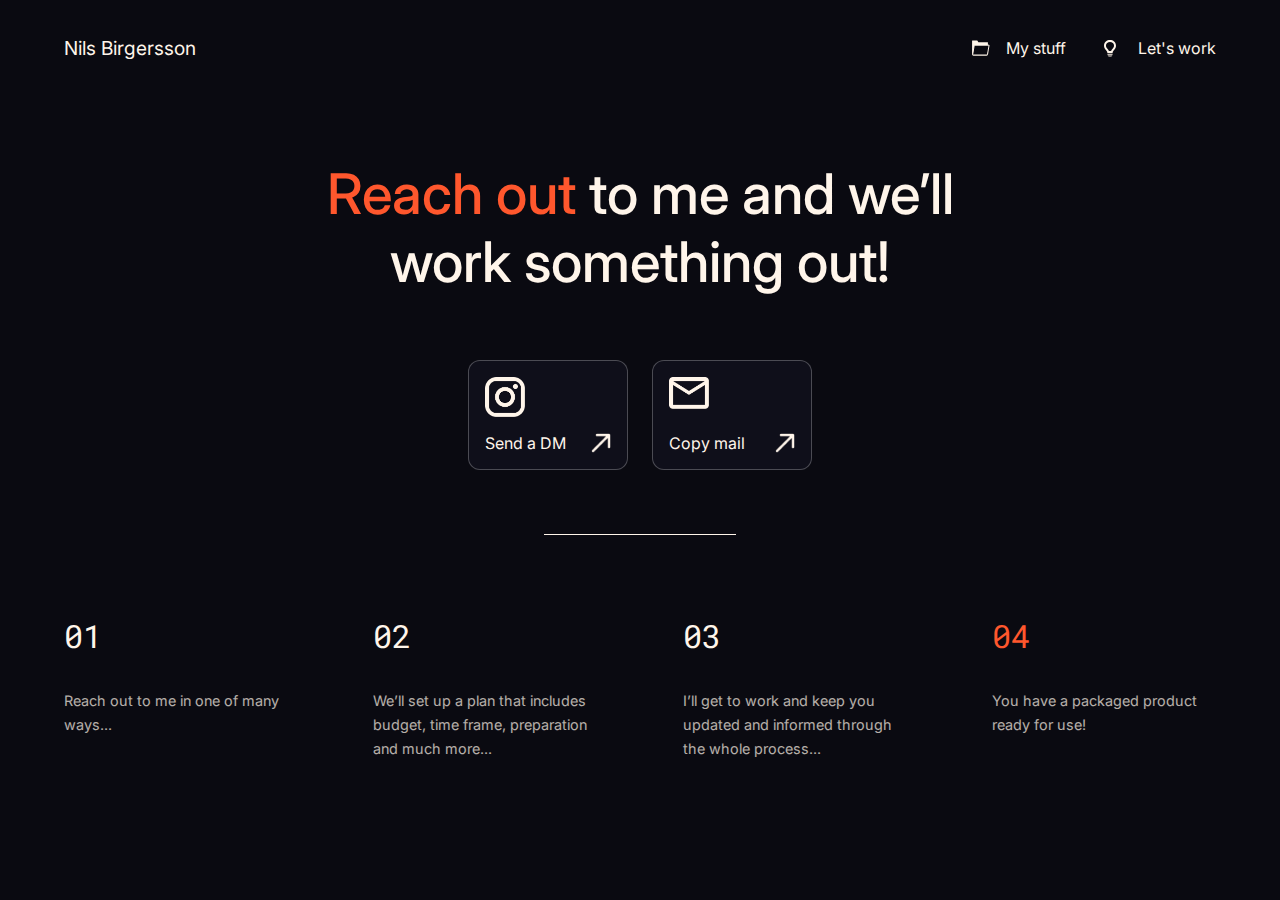
<file: contact.html>
<!DOCTYPE html>
<html lang="en">

<head>
    <meta charset="UTF-8">
    <meta name="viewport" content="width=device-width, initial-scale=1.0">
    <title>Nils Birgersson</title>
    <link rel="stylesheet" href="style/main.css">
    <link rel="stylesheet" href="style/contact.css">
</head>

<body>
    <div class="test">
        <header>
            <a href="index.html" class="logo">Nils Birgersson</a>

            <div class="hamburger">
                <span class="bar"></span>
                <span class="bar"></span>
                <span class="bar"></span>
            </div>

            <nav>
                <a href="index.html" class="home">
                    <svg width="48" height="48" viewBox="0 0 48 48" fill="none" xmlns="http://www.w3.org/2000/svg">
                        <path d="M12 38H18V26H30V38H36V20L24 11L12 20V38ZM8 42V18L24 6L40 18V42H26V30H22V42H8Z"
                            fill="white" />
                    </svg>
                    <p>Home</p>
                </a>
                <a href="index.html#projects-section" class="projects">
                    <svg width="20" height="20" viewBox="0 0 20 20" fill="none" xmlns="http://www.w3.org/2000/svg">
                        <path
                            d="M7.08301 2.5C7.22215 2.5 7.35218 2.56975 7.42969 2.68555L8.41797 4.16699H17.5C17.7299 4.16699 17.9168 4.35274 17.917 4.58301V16.25C17.917 16.9391 17.356 17.4998 16.667 17.5H3.33301C2.64399 17.4998 2.08301 16.9391 2.08301 16.25V2.91699C2.08301 2.68658 2.27 2.5 2.5 2.5H7.08301Z"
                            fill="#FFF5EA" />
                        <path
                            d="M19.0691 7.16699L17.5926 16.0254C17.4986 16.5907 17.0153 16.9998 16.4412 17H3.48418C3.2634 17 3.05396 16.9032 2.91093 16.7344C2.76805 16.5654 2.70767 16.3442 2.74394 16.127V16.126L4.23808 7.16699H19.0691Z"
                            fill="#0A0A11" stroke="#FFF5EA" />
                    </svg>
                    <p>My stuff</p>
                </a>
                <a href="contact.html" class="contact">
                    <svg width="24" height="24" viewBox="0 0 24 24" fill="none" xmlns="http://www.w3.org/2000/svg">
                        <g id="idea">
                            <circle cx="12" cy="10.5" r="5" fill="#FFF5EA" opacity="0"></circle>
                            <g id="bulb">
                                <path
                                    d="M14.3691 19.5176C14.1657 20.036 13.5955 20.4004 12.9365 20.4004H11.0635C10.4044 20.4004 9.83446 20.036 9.63086 19.5176H14.3691Z"
                                    fill="#FFF5EA"></path>
                                <path d="M14.5244 18.6582H9.47559L9.34961 17.7998H14.6504L14.5244 18.6582Z"
                                    fill="#FFF5EA"></path>
                                <path fill-rule="evenodd" clip-rule="evenodd"
                                    d="M6 9.73828C6.00032 2.09371 17.9997 2.08077 18 9.73828C18 13.611 14.6396 14.0954 14.6396 17H9.36035C9.36035 14.0954 6 13.611 6 9.73828ZM12.001 6C10.9039 6.00061 9.88345 6.35416 9.1709 6.95996C8.5015 7.52918 8.00008 8.40233 8 9.73828C8 10.9409 8.44787 11.566 9.19043 12.4219C9.66778 12.9721 10.4873 13.801 10.9707 15H13.0293C13.5127 13.801 14.3322 12.9721 14.8096 12.4219C15.5521 11.566 16 10.9409 16 9.73828C15.9999 8.39831 15.4982 7.5251 14.8301 6.95703C14.1184 6.35214 13.0982 5.99941 12.001 6Z"
                                    fill="#FFF5EA"></path>
                            </g>
                            <line id="r1" x1="17.183" y1="5.82" x2="18.9151" y2="4.82" stroke="#FFF5EA"
                                stroke-linecap="round" opacity="0"></line>
                            <line id="r2" x1="18.5" y1="9.5" x2="20.5" y2="9.5" stroke="#FFF5EA" stroke-linecap="round"
                                opacity="0"></line>
                            <line id="r3" x1="17.683" y1="12.82" x2="19.4151" y2="13.82" stroke="#FFF5EA"
                                stroke-linecap="round" opacity="0"></line>
                            <line id="l1" x1="6.82" y1="5.82" x2="5.08" y2="4.82" stroke="#FFF5EA"
                                stroke-linecap="round" opacity="0"></line>
                            <line id="l2" x1="5.5" y1="9.5" x2="3.5" y2="9.5" stroke="#FFF5EA" stroke-linecap="round"
                                opacity="0"></line>
                            <line id="l3" x1="6.32" y1="12.82" x2="4.58" y2="13.82" stroke="#FFF5EA"
                                stroke-linecap="round" opacity="0"></line>
                        </g>
                    </svg>
                    <p>Let's work</p>
                </a>
            </nav>
        </header>
    </div>
    <div class="main">
        <h1><span class="orange">Reach out</span> to me and we’ll work something out!</h1>
        <div class="contact-forms">
            <a href="https://www.instagram.com/nils_birgersson/" target="_blank">
                <div class="contact-form">
                    <img src="images/icons/instagram.png" alt="instagram logo">
                    <div class="contact-form-text">
                        <p>Send a DM</p>
                        <img src="images/icons/right-up.png" alt="arrow pointing up to the right">
                    </div>
                </div>
            </a>
            <div class="contact-form" onclick="copyMail()">
                <img src="images/icons/mail.png" alt="mail icon">
                <div class="contact-form-text">
                    <p>Copy mail</p>
                    <img src="images/icons/right-up.png" alt="arrow pointing up to the right">
                </div>
            </div>
        </div>
        <div class="secondary-line"></div>
    </div>
    <footer>
        <div class="footer-item">
            <h3>01</h3>
            <p>Reach out to me in one of many ways...</p>
        </div>
        <div class="footer-item">
            <h3>02</h3>
            <p>We’ll set up a plan that includes budget, time frame, preparation and much more...</p>
        </div>
        <div class="footer-item">
            <h3>03</h3>
            <p>I’ll get to work and keep you updated and informed through the whole process...</p>
        </div>
        <div class="footer-item">
            <h3 class="orange">04</h3>
            <p>You have a packaged product ready for use!</p>
        </div>
    </footer>
    <script>
        window.history.scrollRestoration = "manual";
        window.scrollTo(0, 0);

        window.history.scrollRestoration = "manual";
        window.scrollTo(0, 0);
        window.history.scrollRestoration = "manual";
        window.scrollTo(0, 0);

        const hamburger = document.querySelector(".hamburger");
        const nav = document.querySelector("nav");
        const navLinks = document.querySelectorAll("nav a");

        hamburger.addEventListener("click", () => {
            hamburger.classList.toggle("active");
            nav.classList.toggle("active");

            if (nav.classList.contains("active")) {
                document.body.style.overflow = "hidden";
            } else {
                document.body.style.overflow = "auto";
            }
        });

        navLinks.forEach(link => {
            link.addEventListener("click", () => {
                hamburger.classList.remove("active");
                nav.classList.remove("active");
                document.body.style.overflow = "auto";
            });
        });

        function copyMail() {
            navigator.clipboard.writeText("nils.i.birgersson@gmail.com");
        }
    </script>
</body>

</html>
</file>
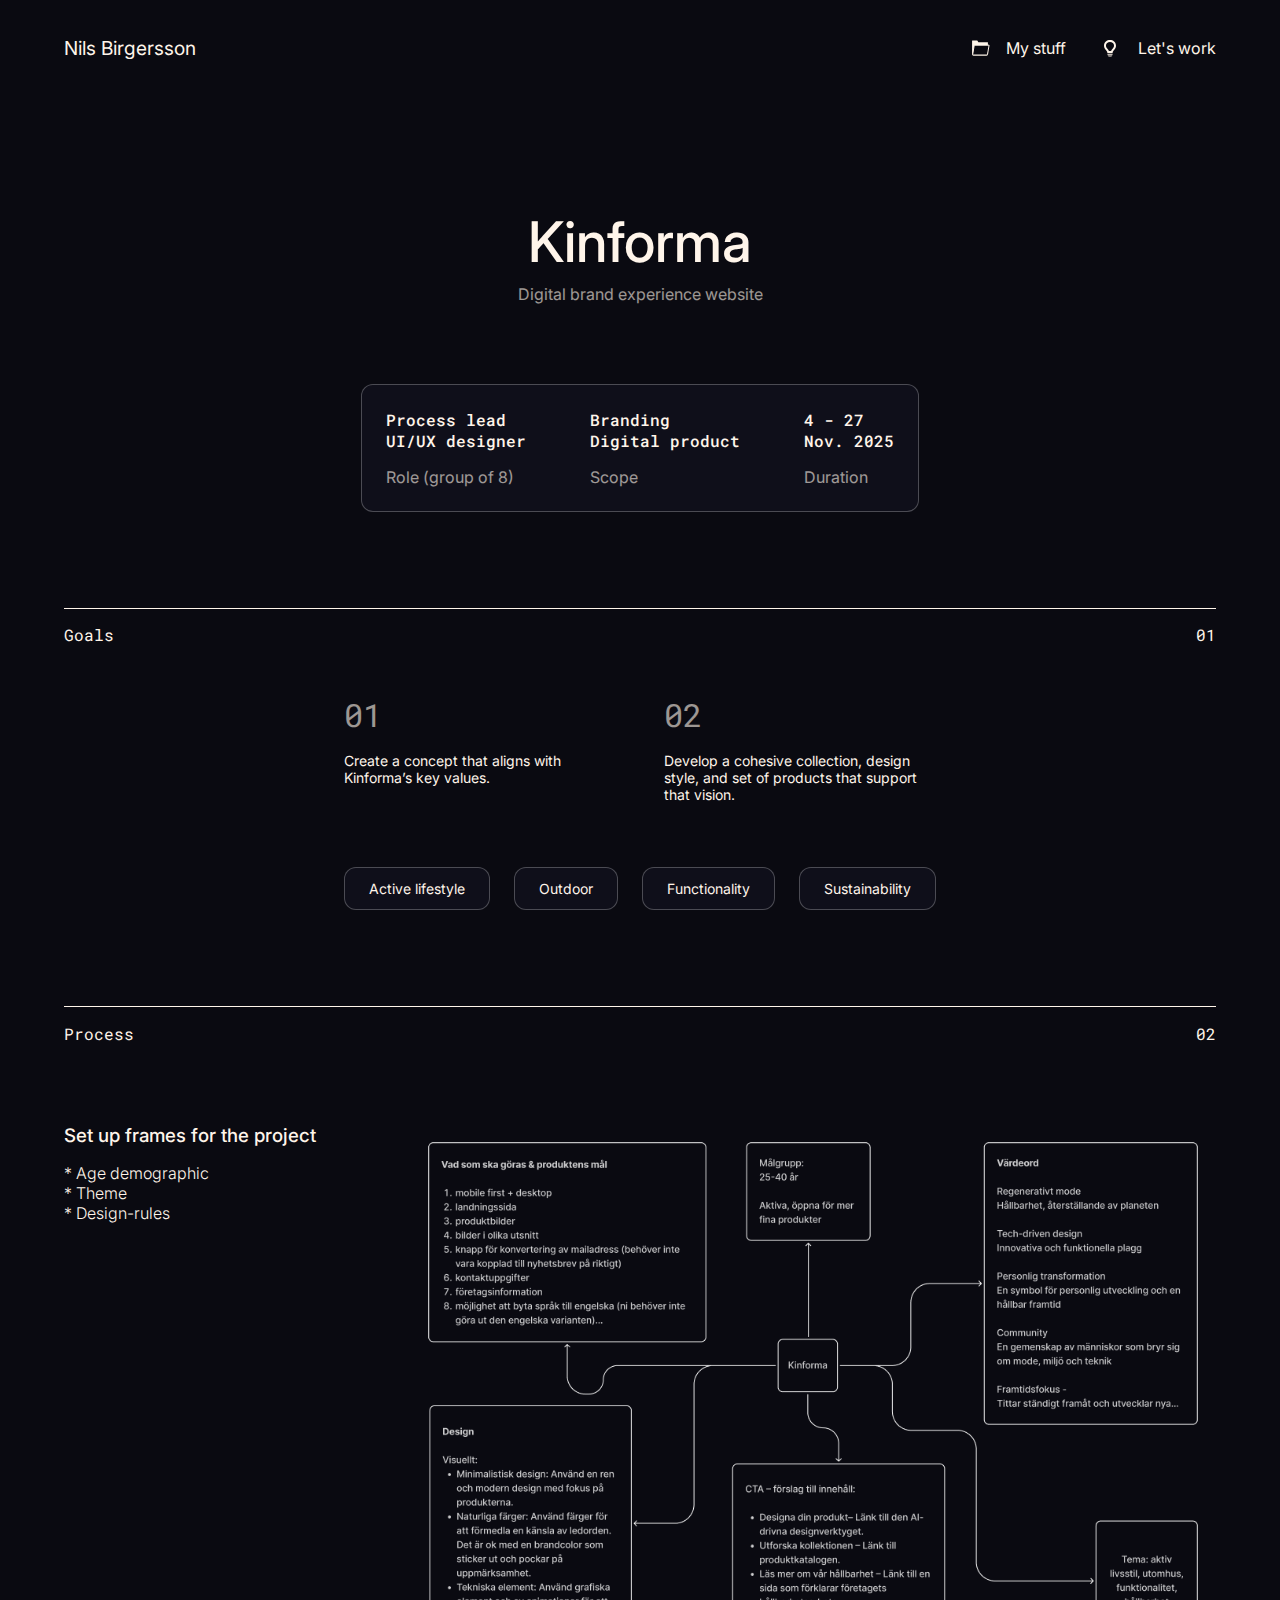
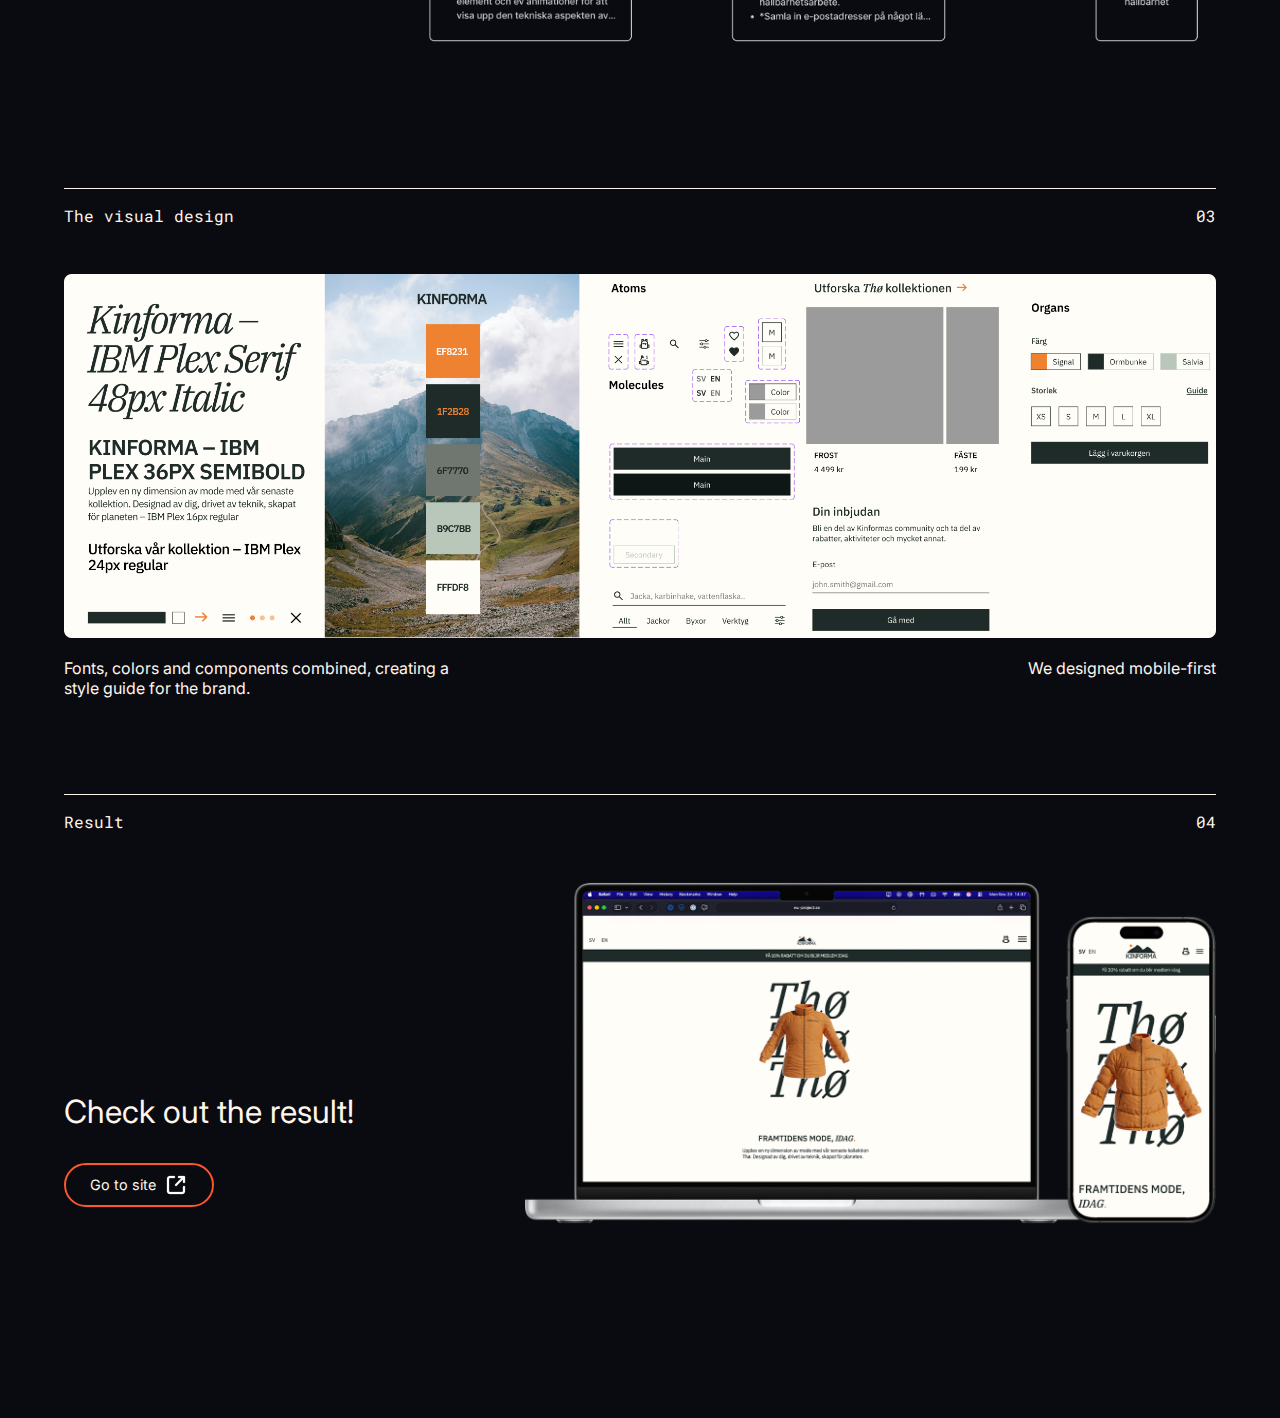
<file: project-one.html>
<!DOCTYPE html>
<html lang="en">

<head>
    <meta charset="UTF-8">
    <meta name="viewport" content="width=device-width, initial-scale=1.0">
    <title>Nils Birgersson | Kinforma</title>
    <link rel="stylesheet" href="style/main.css">
    <link rel="stylesheet" href="style/project.css">
</head>

<body>
    <header>
        <a href="index.html" class="logo">Nils Birgersson</a>

        <div class="hamburger">
            <span class="bar"></span>
            <span class="bar"></span>
            <span class="bar"></span>
        </div>

        <nav>
            <a href="index.html" class="home">
                <svg width="48" height="48" viewBox="0 0 48 48" fill="none" xmlns="http://www.w3.org/2000/svg">
                    <path d="M12 38H18V26H30V38H36V20L24 11L12 20V38ZM8 42V18L24 6L40 18V42H26V30H22V42H8Z"
                        fill="white" />
                </svg>
                <p>Home</p>
            </a>
            <a href="index.html#projects-section" class="projects">
                <svg width="20" height="20" viewBox="0 0 20 20" fill="none" xmlns="http://www.w3.org/2000/svg">
                    <path
                        d="M7.08301 2.5C7.22215 2.5 7.35218 2.56975 7.42969 2.68555L8.41797 4.16699H17.5C17.7299 4.16699 17.9168 4.35274 17.917 4.58301V16.25C17.917 16.9391 17.356 17.4998 16.667 17.5H3.33301C2.64399 17.4998 2.08301 16.9391 2.08301 16.25V2.91699C2.08301 2.68658 2.27 2.5 2.5 2.5H7.08301Z"
                        fill="#FFF5EA" />
                    <path
                        d="M19.0691 7.16699L17.5926 16.0254C17.4986 16.5907 17.0153 16.9998 16.4412 17H3.48418C3.2634 17 3.05396 16.9032 2.91093 16.7344C2.76805 16.5654 2.70767 16.3442 2.74394 16.127V16.126L4.23808 7.16699H19.0691Z"
                        fill="#0A0A11" stroke="#FFF5EA" />
                </svg>
                <p>My stuff</p>
            </a>
            <a href="contact.html" class="contact">
                <svg width="24" height="24" viewBox="0 0 24 24" fill="none" xmlns="http://www.w3.org/2000/svg">
                    <g id="idea">
                        <circle cx="12" cy="10.5" r="5" fill="#FFF5EA" opacity="0"></circle>
                        <g id="bulb">
                            <path
                                d="M14.3691 19.5176C14.1657 20.036 13.5955 20.4004 12.9365 20.4004H11.0635C10.4044 20.4004 9.83446 20.036 9.63086 19.5176H14.3691Z"
                                fill="#FFF5EA"></path>
                            <path d="M14.5244 18.6582H9.47559L9.34961 17.7998H14.6504L14.5244 18.6582Z" fill="#FFF5EA">
                            </path>
                            <path fill-rule="evenodd" clip-rule="evenodd"
                                d="M6 9.73828C6.00032 2.09371 17.9997 2.08077 18 9.73828C18 13.611 14.6396 14.0954 14.6396 17H9.36035C9.36035 14.0954 6 13.611 6 9.73828ZM12.001 6C10.9039 6.00061 9.88345 6.35416 9.1709 6.95996C8.5015 7.52918 8.00008 8.40233 8 9.73828C8 10.9409 8.44787 11.566 9.19043 12.4219C9.66778 12.9721 10.4873 13.801 10.9707 15H13.0293C13.5127 13.801 14.3322 12.9721 14.8096 12.4219C15.5521 11.566 16 10.9409 16 9.73828C15.9999 8.39831 15.4982 7.5251 14.8301 6.95703C14.1184 6.35214 13.0982 5.99941 12.001 6Z"
                                fill="#FFF5EA"></path>
                        </g>
                        <line id="r1" x1="17.183" y1="5.82" x2="18.9151" y2="4.82" stroke="#FFF5EA"
                            stroke-linecap="round" opacity="0"></line>
                        <line id="r2" x1="18.5" y1="9.5" x2="20.5" y2="9.5" stroke="#FFF5EA" stroke-linecap="round"
                            opacity="0"></line>
                        <line id="r3" x1="17.683" y1="12.82" x2="19.4151" y2="13.82" stroke="#FFF5EA"
                            stroke-linecap="round" opacity="0"></line>
                        <line id="l1" x1="6.82" y1="5.82" x2="5.08" y2="4.82" stroke="#FFF5EA" stroke-linecap="round"
                            opacity="0"></line>
                        <line id="l2" x1="5.5" y1="9.5" x2="3.5" y2="9.5" stroke="#FFF5EA" stroke-linecap="round"
                            opacity="0"></line>
                        <line id="l3" x1="6.32" y1="12.82" x2="4.58" y2="13.82" stroke="#FFF5EA" stroke-linecap="round"
                            opacity="0"></line>
                    </g>
                </svg>
                <p>Let's work</p>
            </a>
        </nav>
    </header>
    <div class="main">
        <div class="project-title">
            <h1>Kinforma</h1>
            <p>Digital brand experience website</p>
        </div>
        <div class="project-page-stats">
            <div>
                <h3>Process lead<br />UI/UX designer</h3>
                <p>Role (group of 8)</p>
            </div>
            <div>
                <h3>Branding<br />Digital product</h3>
                <p>Scope</p>
            </div>
            <div>
                <h3>4 - 27<br />Nov. 2025</h3>
                <p>Duration</p>
            </div>
        </div>
        <div class="divider">
            <div class="line"></div>
            <div>
                <p>Goals</p>
                <p>01</p>
            </div>
        </div>
        <div class="goals">
            <div>
                <div>
                    <h3>01</h3>
                    <p>Create a concept that aligns with Kinforma’s key values.</p>
                </div>
                <div>
                    <h3>02</h3>
                    <p>Develop a cohesive collection, design style, and set of products that support that vision.</p>
                </div>
            </div>
            <div>
                <div>Active lifestyle</div>
                <div>Outdoor</div>
                <div>Functionality</div>
                <div>Sustainability</div>
            </div>
        </div>
        <div class="divider">
            <div class="line"></div>
            <div>
                <p>Process</p>
                <p>02</p>
            </div>
        </div>
        <div class="process">
            <div class="process-text">
                <h3 style="font-weight: 500; margin-bottom: 1rem;">Set up frames for the project</h3>
                <p style="font-weight: 300;">* Age demographic<br />* Theme<br />* Design-rules</p>
            </div>
            <img src="images/mindmap.png" alt="project mindmap">
        </div>
        <div class="divider">
            <div class="line"></div>
            <div>
                <p>The visual design</p>
                <p>03</p>
            </div>
        </div>
        <div class="visual_design">
            <img src="images/visual-design.png" alt="Visual design">
            <div class="visual-description">
                <p>Fonts, colors and components combined, creating a<br />style guide for the brand.</p>
                <p>We designed mobile-first</p>
            </div>
        </div>
        <div class="divider">
            <div class="line"></div>
            <div>
                <p>Result</p>
                <p>04</p>
            </div>
        </div>
        <div class="result">
            <div class="result-cta">
                <p>Check out the result!</p>
                <a href="https://wu-project.se/kinforma/" target="_blank"><button class="secondary-button"
                        style="margin-top: 2rem;">Go to site <img src="images/icons/open.png"
                            alt="open link icon"></button></a>
            </div>
            <img class="show" src="images/show.png" alt="Mockup of the end result">
        </div>
    </div>
    <script>
        window.history.scrollRestoration = "manual";
        window.scrollTo(0, 0);

        window.history.scrollRestoration = "manual";
        window.scrollTo(0, 0);
        window.history.scrollRestoration = "manual";
        window.scrollTo(0, 0);

        const hamburger = document.querySelector(".hamburger");
        const nav = document.querySelector("nav");
        const navLinks = document.querySelectorAll("nav a");

        hamburger.addEventListener("click", () => {
            hamburger.classList.toggle("active");
            nav.classList.toggle("active");

            if (nav.classList.contains("active")) {
                document.body.style.overflow = "hidden";
            } else {
                document.body.style.overflow = "auto";
            }
        });

        navLinks.forEach(link => {
            link.addEventListener("click", () => {
                hamburger.classList.remove("active");
                nav.classList.remove("active");
                document.body.style.overflow = "auto";
            });
        });
    </script>
</body>

</html>
</file>
<file: style/main.css>
* {
    box-sizing: border-box;
    margin: 0;
    padding: 0;
}

html {
    scroll-behavior: smooth;
}

@font-face {
    font-family: 'Inter';
    src: url('../misc/inter/Inter-VariableFont_opsz,wght.ttf') format('truetype');
    font-weight: 100 900;
    font-style: normal;
}

@font-face {
    font-family: 'Inter';
    src: url('../misc/inter/Inter-Italic-VariableFont_opsz,wght.ttf') format('truetype');
    font-weight: 100 900;
    font-style: italic;
}

@font-face {
    font-family: 'Roboto';
    src: url('../misc/Roboto_Mono/RobotoMono-VariableFont_wght.ttf') format('truetype');
    font-weight: 100 900;
    font-style: normal;
}

::selection {
    background: #E55531;
    color: #0A0A11;
}

body {
    background-color: #0A0A11;
    color: #FFF5EA;
    font-family: "inter", sans-serif;
}

header {
    display: flex;
    height: 6rem;
    align-items: center;
    justify-content: space-between;
    background: linear-gradient(#0A0A11 0%, rgba(10, 10, 17, 0.20) 80%);
    padding: 0 5%;
}

.logo {
    font-size: 1.2rem;
    color: #FFF5EA;
    text-decoration: none;
    font-weight: 400;
}

nav {
    display: flex;
    align-items: center;
    gap: 2rem;
}

nav>a {
    display: flex;
    align-items: center;
    gap: 1rem;
    text-decoration: none;
    color: #FFF5EA;
}

.main {
    width: 90%;
    margin: auto;
    display: flex;
    flex-direction: column;
}

.home {
    display: none;
}

a {
    text-decoration: none;
    color: #FFF5EA;
}

h1 {
    margin-top: 7rem;
    font-size: 3.5rem;
    font-weight: 500;
}

.orange {
    color: #FF572D;
}

.illustration-stats {
    display: flex;
    flex-direction: row-reverse;
    flex-wrap: wrap;
    justify-content: space-between;
    gap: 3rem;
    align-items: flex-end;
    margin-top: 8rem;
}

.stats-card {
    background-color: #0F0F1A;
    display: flex;
    padding: 1.25rem 1rem;
    align-items: center;
    gap: 1.5rem;
    border-radius: 0.75rem;
    border: 1px solid rgba(255, 255, 255, 0.25);
    height: 100%;
    min-width: 300px;
}

.stats-card h3 {
    font-family: "Roboto";
    font-size: 2rem;
    font-weight: 500;
}

.stats-card p {
    opacity: 0.6;
    font-weight: 400;
    font-size: 1rem;
}

.projects-finished,
.years-of-xp {
    display: flex;
    flex-direction: column;
    align-items: start;
    gap: 0.8rem;
}

#projects-section {
    margin-top: 2rem;
    display: flex;
    flex-direction: column;
    gap: 3rem;
}

.silhouette {
    max-width: 40rem;
    transform: translateX(-100px);
    animation: slideInFromLeft 1.0s ease-out forwards;
    animation-delay: 0.5s;
    opacity: 0;
}

.project {
    /* background-color: red; */
    display: flex;
    height: 50rem;
    justify-content: center;
    align-items: center;
    border-radius: 0.75rem;
    border: 1px solid rgba(255, 255, 255, 0.25);
    background: #0F0F1A;
}

.project:hover {
    cursor: pointer;
}

.project-link {
    font-family: 'Roboto';
    font-size: 0.9rem;
    display: inline-flex;
    gap: 2rem;
    margin-top: 0.5rem;
}

.banner {
    width: 100%;
    height: 50rem;
    object-fit: cover;
    display: block;
    border-radius: 0.75rem;
    opacity: 100%;
}

.index-cat {
    display: flex;
    justify-content: center;
    gap: 1.2rem;
    margin-top: 5rem;
}

button {
    display: flex;
    padding: 0.5rem 1.5rem;
    justify-content: center;
    align-items: center;
    gap: 0.25rem;
    border-radius: 2rem;
    font-family: 'inter';
    font-size: 0.9rem;
    transition: 0.3s;
}

button:hover {
    cursor: pointer;
    transform: translateY(-5px);
}

.main-button {
    background: #FF572D;
    box-shadow: 0 0 167.1px 0 rgba(255, 87, 45, 0.50);
    font-weight: 600;
    color: #0A0A11;
    border: 2px solid #FF572D;
    -webkit-box-shadow: 0px 0px 50px 0px rgba(255, 87, 45, 0.3);
    -moz-box-shadow: 0px 0px 50px 0px rgba(255, 87, 45, 0.3);
    box-shadow: 0px 0px 50px 0px rgba(255, 87, 45, 0.3);
}

.secondary-button {
    border: 2px solid #FF572D;
    color: #FFF5EA;
    height: 100%;
    background: transparent;
    gap: 0.5rem;
}

footer {
    width: 90%;
    margin: 8rem auto 5rem auto;
    display: flex;
    justify-content: space-between;
}

footer h3 {
    font-family: 'roboto';
    font-size: 2rem;
    font-weight: 400;
}

footer p {
    font-size: 0.9rem;
    opacity: 0.7;
    line-height: 24px;
}

.footer-item {
    display: inline-flex;
    flex-direction: column;
    max-width: 14rem;
    gap: 2rem;
}

.blink-cta {
    display: inline-flex;
    align-items: center;
    gap: 0.1rem;
    color: #FFF5EA;
    text-decoration: none;
    font: 500 1rem;
}

.animate-arrow {
    animation: blink .9s steps(2, start) infinite;
}

.animate-arrow.second-arrow {
    animation-delay: 0.2s;
}

.blink-class {
    margin-left: 0.6rem;
}

@keyframes blink {

    0%,
    49% {
        opacity: 1
    }

    50%,
    100% {
        opacity: .15
    }
}

@keyframes slideInFromLeft {
    0% {
        transform: translateX(-100px);
        opacity: 0;
    }

    100% {
        transform: translateX(0);
        opacity: 1;
    }
}

.blink-cta:hover .animate-arrow {
    animation: none;
    opacity: 1;
}

@media (prefers-reduced-motion: reduce) {
    .blink-cta span {
        animation: none;
    }
}

:root {
    --dark-color: #0A0A11;
    --light-color: #FFF5EA;
}

#r1,
#r2,
#r3,
#l1,
#l2,
#l3 {
    transition: .3s ease-out;
}

.contact:hover #r1 {
    transform: translateX(5%);
    transform: translateY(-10%);
    opacity: 100;
}

.contact:hover #r2 {
    transform: translateX(5%);
    opacity: 100;
}

.contact:hover #r3 {
    transform: translateX(5%);
    transform: translateY(10%);
    opacity: 100;
}

.contact:hover #l1 {
    transform: translateX(-5%);
    transform: translateY(-10%);
    opacity: 100;
}

.contact:hover #l2 {
    transform: translateX(-5%);
    opacity: 100;
}

.contact:hover #l3 {
    transform: translateX(-5%);
    transform: translateY(10%);
    opacity: 100;
}

.contact:hover #idea circle {
    opacity: 100;
}

circle {
    transition: 0.1s;
}

.hamburger {
    display: none;
    cursor: pointer;
    flex-direction: column;
    justify-content: space-between;
    width: 30px;
    height: 21px;
    z-index: 1001;
}

.bar {
    display: block;
    width: 100%;
    height: 3px;
    background-color: #FFF5EA;
    border-radius: 3px;
    transition: all 0.3s ease-in-out;
}

@media only screen and (max-width: 768px) {
    .silhouette {
        height: auto;
        max-width: 100%;
        margin-top: 2rem;
    }

    .illustration-stats {
        flex-direction: column-reverse;
        align-items: center;
        gap: 2rem;
    }

    .stats-card {
        width: 100%;
        justify-content: space-around;
    }
}

@media only screen and (max-width: 768px) {
    .hamburger {
        display: flex;
    }

    .home {
        display: flex;
    }

    nav {
        position: fixed;
        top: 0;
        left: 0;
        width: 100%;
        padding-right: 5%;
        height: 100%;
        background-color: #0A0A11;
        flex-direction: column;
        justify-content: center;
        align-items: flex-end;
        gap: 4rem;
        z-index: 1000;
        transform: translateX(100%);
        transition: transform 0.4s ease-in-out;
    }

    nav.active {
        transform: translateX(0);
    }

    nav>a {
        font-size: 1rem;
        flex-direction: column;
        align-items: flex-end;
        gap: 1.5rem;
    }

    nav>a svg {
        width: 35px;
        height: 35px;
    }

    .contact svg {
        width: 42px;
        height: 42px;
    }

    .hamburger.active .bar:nth-child(2) {
        opacity: 0;
    }

    .hamburger.active .bar:nth-child(1) {
        transform: translateY(9px) rotate(45deg);
    }

    .hamburger.active .bar:nth-child(3) {
        transform: translateY(-9px) rotate(-45deg);
    }

    header {
        padding: 0 1.5rem;
    }

    h1 {
        font-size: 2.5rem;
        margin-top: 5rem;
    }

    .project {
        height: auto;
        width: 100%;
        aspect-ratio: 4 / 5;
        max-height: 60vh;
    }

    .banner {
        height: 100%;
        width: 100%;
    }

    .project-link {
        flex-direction: column;
        align-items: flex-start;
        gap: .5rem;
        margin-bottom: 1rem;
    }

    .project-link p {
        font-size: 0.8rem;
        opacity: 0.7;
    }

    footer {
        width: 90%;
        margin: 8rem auto 5rem auto;
        display: flex;
        justify-content: space-between;
    }

    footer h3 {
        font-family: 'roboto';
        font-size: 1.7rem;
        font-weight: 400;
    }

    footer p {
        font-size: 0.9rem;
        opacity: 0.7;
        line-height: 16px;
    }

    .footer-item {
        display: inline-flex;
        flex-direction: column;
        max-width: 8rem;
        gap: 2rem;
    }
}

@media only screen and (max-width: 600px) {
    footer {
        flex-direction: column;
        gap: 3rem;
    }

    .footer-item {
        display: inline-flex;
        flex-direction: column;
        max-width: 80%;
        gap: 1rem;
    }
}

@media only screen and (max-width: 400px) {
    .footer-item {
        max-width: 100%;
    }
}
</file>
<file: style/contact.css>
.contact-forms {
    margin-top: 4rem;
    display: inline-flex;
    align-self: center;
    gap: 1.5rem;
}

.contact-form {
    background-color: #0F0F1A;
    border: 1px solid rgba(255, 255, 255, 0.25);
    border-radius: 0.75rem;
    padding: 1rem;
    width: 10rem;
    transition: 0.2s;
    display: flex;
    flex-direction: column;
    justify-content: space-between;
}

.contact-form:hover {
    cursor: pointer;
    transform: translateY(-5px);
    box-shadow: 0 0 50px .1px rgba(255, 87, 45, .1);
}

.contact-form:active {
    background-color: #08080f;
    border: 1px solid rgba(255, 255, 255, 0.437);
}

.contact-form img {
    width: 2.5rem;
}

.contact-form-text {
    margin-top: 1rem;
    display: flex;
    justify-content: space-between;
    align-items: center;
}

.contact-form-text img {
    width: 1.25rem;
}

h1 {
    text-align: center;
    margin: auto;
    margin-top: 4rem;
    width: 40rem;
}

.secondary-line {
    margin-top: 4rem;
    align-self: center;
    width: 12rem;
    background-color: #FFF5EA;
    height: 0.025rem;
}

footer {
    margin-top: 5rem;
}

@media only screen and (max-width: 768px) {
    .contact-form img {
        width: 2rem;
    }

    h1 {
        font-size: 2rem;
        width: 20rem;
    }

    .contact-form-text img {
        width: 1rem;
    }
}
</file>
<file: style/project.css>
.main {
    display: flex;
    flex-direction: column;
    align-items: center;
}

.project-title {
    text-align: center;
    color: var(--text, #FFF5EA);
    text-align: center;
    font-family: 'inter';
    font-style: normal;
    font-weight: 400;
    line-height: normal;
}

.project-title p {
    margin-top: 0.5rem;
    font-size: 1rem;
    opacity: .6;
}

.project-page-stats {
    margin-top: 5rem;
    border: 1px solid rgba(255, 255, 255, 0.25);
    display: flex;
    justify-content: space-between;
    gap: 4rem;
    background-color: #0F0F1A;
    padding: 1.5rem;
    border-radius: 0.75rem;
}

.project-page-stats div {
    display: flex;
    flex-direction: column;
    justify-content: space-between;
    gap: 1rem;
}

.project-page-stats h3 {
    font-family: 'Roboto';
    font-size: 1rem;
    font-weight: 500;
}

.project-page-stats p {
    font-family: 'inter';
    font-weight: 400;
    opacity: 0.6;
}

.divider {
    margin-top: 6rem;
    margin-bottom: 3rem;
    display: flex;
    flex-direction: column;
    width: 100%;
}

.line {
    width: 100%;
    background-color: #FFF5EA;
    height: 0.025rem;
}

.divider div:nth-child(2) {
    margin-top: 1rem;
    display: flex;
    justify-content: space-between;
    color: var(--text, #FFF5EA);
    font-family: 'roboto';
    font-size: 1rem;
    font-style: normal;
    font-weight: 400;
    line-height: normal;
}

.goals {
    display: flex;
    flex-direction: column;
    gap: 4rem;
    font-family: 'inter';
    font-size: 0.875rem;
    font-style: normal;
    font-weight: 400;
    line-height: normal;
}

.goals h3 {
    color: var(--text, #FFF5EA);
    font-family: 'roboto';
    font-size: 2rem;
    font-style: normal;
    font-weight: 400;
    line-height: normal;
    opacity: 0.6;
}

.goals div:nth-child(1) {
    display: flex;
    grid-template-columns: 1fr 1fr;
    gap: 4rem;
}

.goals div:nth-child(1) div {
    width: 16rem;
    display: inline-flex;
    flex-direction: column;
    gap: 1rem;
}

.goals div:nth-child(2) {
    display: flex;
    grid-template-columns: 1fr 1fr;
    gap: 1.5rem;
}

.goals div:nth-child(2) div {
    padding: 0.75rem 1.5rem;
    background-color: #0F0F1A;
    border-radius: 0.75rem;
    font-size: 0.875rem;
    font-style: normal;
    font-weight: 400;
    line-height: normal;
    border: 1px solid rgba(255, 255, 255, 0.25);
}

.process {
    padding: 2rem 0;
    display: flex;
    justify-content: space-between;
}

.process-text {
    min-width: 10%;
}

.process img {
    width: 70%;
}

.image-grid {
    display: grid;
    grid-template-columns: 1fr 1fr 2fr;
    gap: 1.5rem;
    align-items: start;
}

.grid-first,
.grid-third {
    display: flex;
    flex-direction: column;
    gap: 1.5rem;
    height: 100%;
}

.grid-card img {
    width: 100%;
    height: auto;
    display: block;
    border-radius: 8px;
}

@media (max-width: 900px) {
    .image-grid {
        grid-template-columns: 1fr;
    }
}

@media (max-width: 768px) {
    .image-grid {
        grid-template-columns: 1fr;
    }

    .grid-first,
    .grid-third {
        display: flex;
        flex-direction: column;
    }
}

.visual_design img {
    max-width: 100%;
}

.visual-description {
    margin-top: 1rem;
    display: flex;
    justify-content: space-between;
}

.result {
    display: flex;
    width: 100%;
    justify-content: space-between;
}

.result-cta {
    align-self: center;
    font-size: 2rem;
    min-width: 20rem;
}

.show {
    width: 60%;
    margin-bottom: 12rem;
}

.xbox-result {
    margin-top: 1rem;
    width: 70%;
}

@media only screen and (max-width: 1300px) {
    .xbox-result {
        width: 90%;
    }
}

@media only screen and (max-width: 900px) {
    .xbox-result {
        width: 100%;
    }
}

@media only screen and (max-width: 768px) {

    .project-title h1 {
        font-size: 2.5rem;
    }

    .project-title p {
        font-size: 0.9rem;
    }

    .project-page-stats {
        flex-direction: column;
        gap: 2rem;
        padding: 1.5rem 1rem;
        margin-top: 3rem;
        width: 100%;
    }

    .project-page-stats div {
        flex-direction: row;
        justify-content: space-between;
        gap: 0.5rem;
    }

    .project-page-stats h3 {
        font-size: 1.1rem;
    }

    .project-page-stats p {
        text-align: right;
    }

    .divider {
        margin-top: 4rem;
        margin-bottom: 2rem;
    }

    .goals {
        gap: 3rem;
        width: 100%;
    }

    .goals div:nth-child(1) {
        flex-direction: column;
        gap: 2rem;
    }

    .goals div:nth-child(1) div {
        width: 100%;
        gap: 0.5rem;
    }

    .goals div:nth-child(2) {
        flex-wrap: wrap;
        gap: 0.75rem;
    }

    .process {
        display: flex;
        flex-direction: column-reverse;
        gap: 2rem;
        padding: 0;
        width: 100%;
    }

    .process img {
        width: 100%;
        height: auto;
    }

    .visual-description {
        flex-direction: column;
        gap: 1rem;
        width: 100%;
    }

    .result {
        flex-direction: column;
        align-items: flex-start;
        gap: 3rem;
        width: 100%;
    }

    .result-cta {
        align-self: flex-start;
        font-size: 1.5rem;
    }

    .result iframe {
        width: 100%;
    }

    .show {
        width: 100%;
        margin-bottom: 5rem;
    }

    footer {
        flex-direction: column;
        gap: 3rem;
    }

    .footer-item {
        max-width: 100%;
        gap: 1rem;
    }
}
</file>
